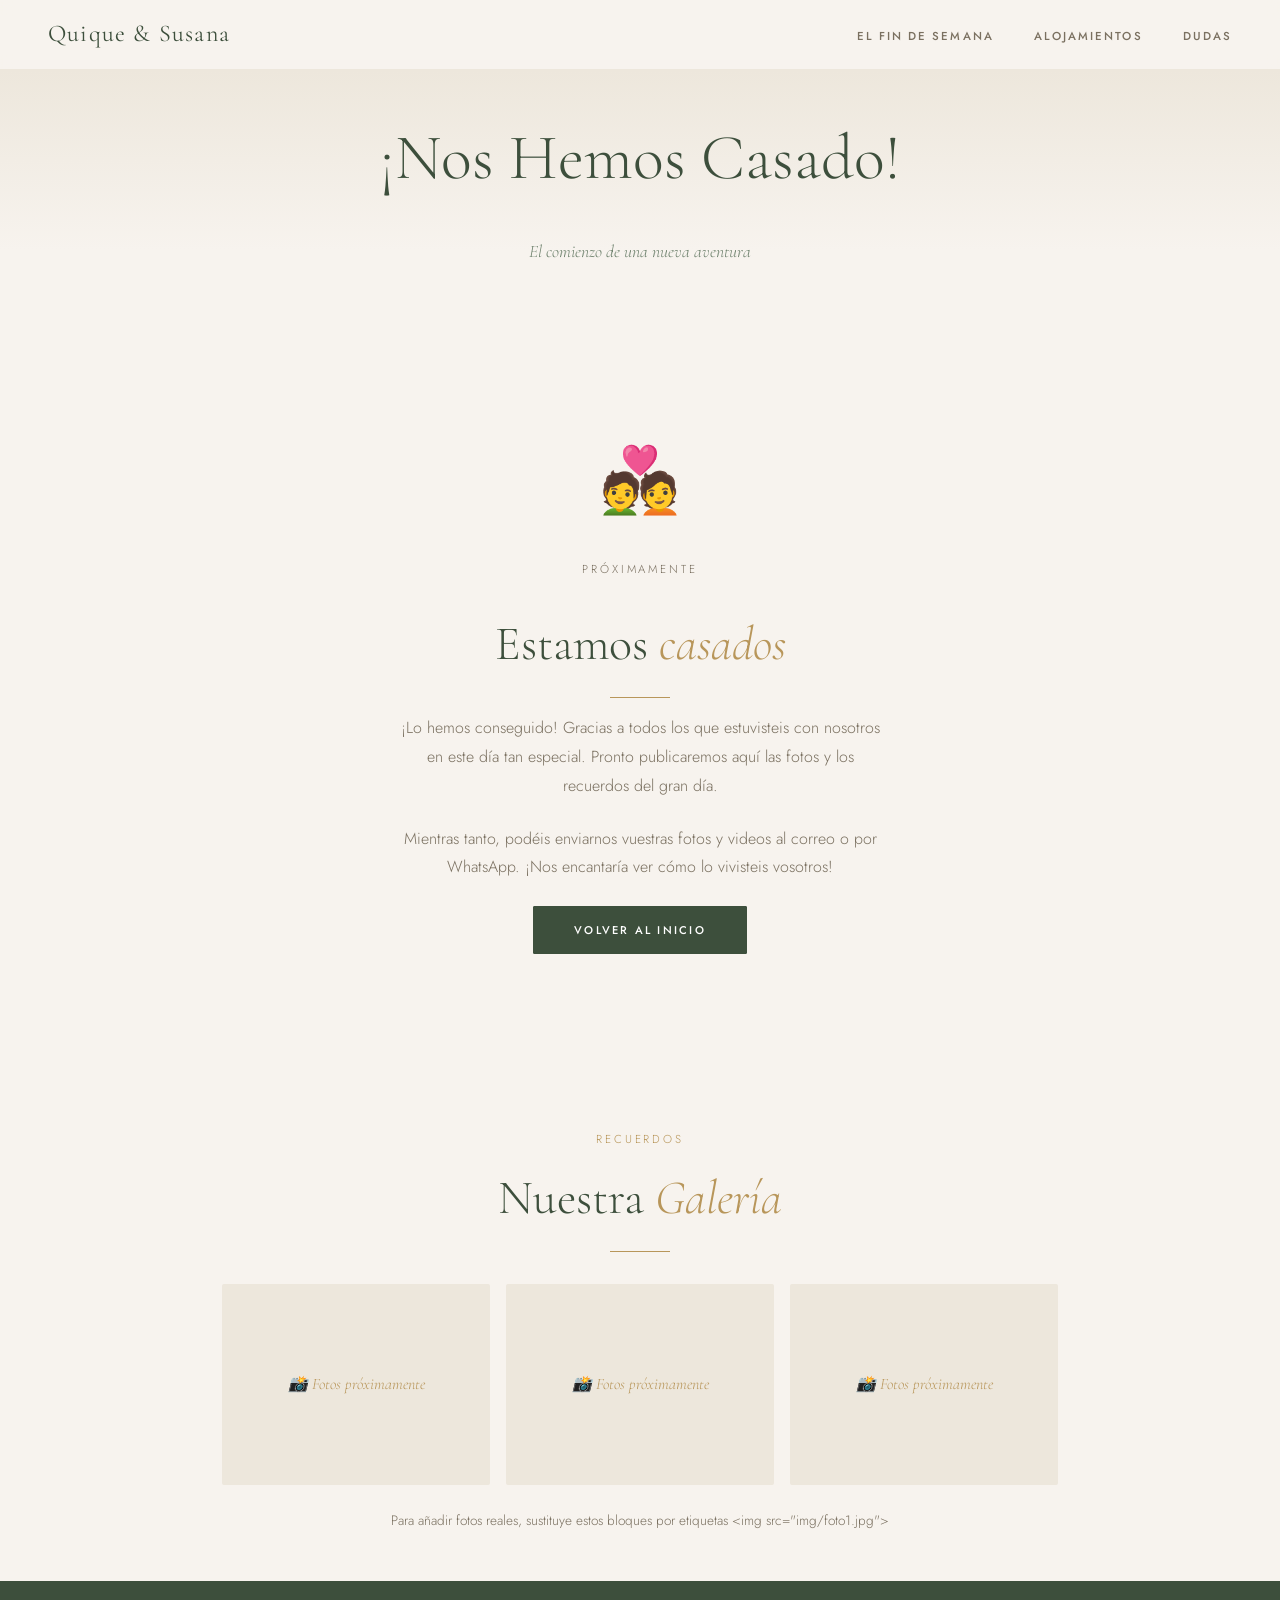
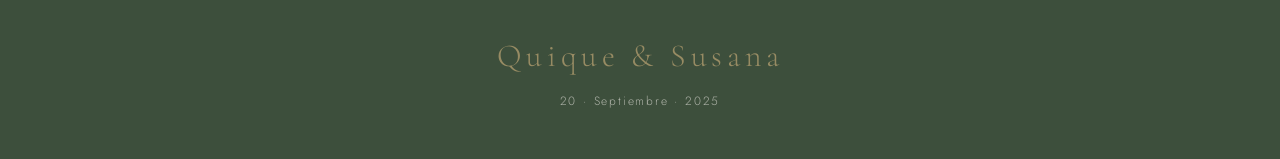
<file: nos-hemos-casado.html>
<!DOCTYPE html>
<html lang="es">
<head>
  <meta charset="UTF-8" />
  <meta name="viewport" content="width=device-width, initial-scale=1.0" />
  <title>¡Nos Hemos Casado! — Quique &amp; Susana</title>
  <link rel="stylesheet" href="css/styles.css" />
  <style>
    .coming-soon {
      text-align: center;
      padding: 8rem 2rem;
      max-width: 560px;
      margin: 0 auto;
    }
    .coming-soon .big-icon { font-size: 4rem; margin-bottom: 1.5rem; display: block; }
    .coming-soon p { color: var(--text-muted); line-height: 1.8; margin-bottom: 1.5rem; }

    .galeria-grid {
      display: grid;
      grid-template-columns: repeat(auto-fit, minmax(260px, 1fr));
      gap: 1rem;
      margin-top: 2rem;
    }
    .galeria-placeholder {
      background: var(--crema-dark);
      border-radius: 2px;
      aspect-ratio: 4/3;
      display: flex;
      align-items: center;
      justify-content: center;
      color: var(--dorado);
      font-family: 'Cormorant Garamond', serif;
      font-size: 1rem;
      font-style: italic;
    }
  </style>
</head>
<body>

  <script src="js/nav.js"></script>

  <div class="page-hero">
    <p class="hero-ornament">20 · Septiembre · 2025</p>
    <h1>¡Nos Hemos Casado!</h1>
    <div class="hero-divider"></div>
    <p style="font-family:'Cormorant Garamond',serif;font-style:italic;color:var(--verde-light);font-size:1.1rem;">El comienzo de una nueva aventura</p>
  </div>

  <section class="section">
    <div class="coming-soon">
      <span class="big-icon">💑</span>
      <p class="section-subtitle">Próximamente</p>
      <h2 class="section-title">Estamos <em>casados</em></h2>
      <div class="section-divider"></div>
      <p>
        ¡Lo hemos conseguido! Gracias a todos los que estuvisteis con nosotros en este día tan especial. Pronto publicaremos aquí las fotos y los recuerdos del gran día.
      </p>
      <p>
        <!-- ✏️ Añade aquí un mensaje personal después de la boda -->
        Mientras tanto, podéis enviarnos vuestras fotos y videos al correo o por WhatsApp. ¡Nos encantaría ver cómo lo vivisteis vosotros!
      </p>
      <a href="index.html" class="btn btn-primary">Volver al inicio</a>
    </div>
  </section>

  <!-- GALERÍA PLACEHOLDER (para rellenar con fotos después de la boda) -->
  <section class="section" style="padding-top:0;">
    <p class="section-subtitle">Recuerdos</p>
    <h2 class="section-title">Nuestra <em>Galería</em></h2>
    <div class="section-divider"></div>
    <div class="galeria-grid">
      <div class="galeria-placeholder">📸 Fotos próximamente</div>
      <div class="galeria-placeholder">📸 Fotos próximamente</div>
      <div class="galeria-placeholder">📸 Fotos próximamente</div>
    </div>
    <p style="text-align:center;color:var(--text-muted);font-size:0.85rem;margin-top:1.5rem;">
      <!-- ✏️ Para añadir fotos, sustituye los divs de galeria-placeholder por etiquetas &lt;img&gt; -->
      Para añadir fotos reales, sustituye estos bloques por etiquetas &lt;img src="img/foto1.jpg"&gt;
    </p>
  </section>

  <footer>
    <p class="footer-names">Quique &amp; Susana</p>
    <p>20 · Septiembre · 2025</p>
  </footer>

  <script src="js/main.js"></script>
</body>
</html>
</file>
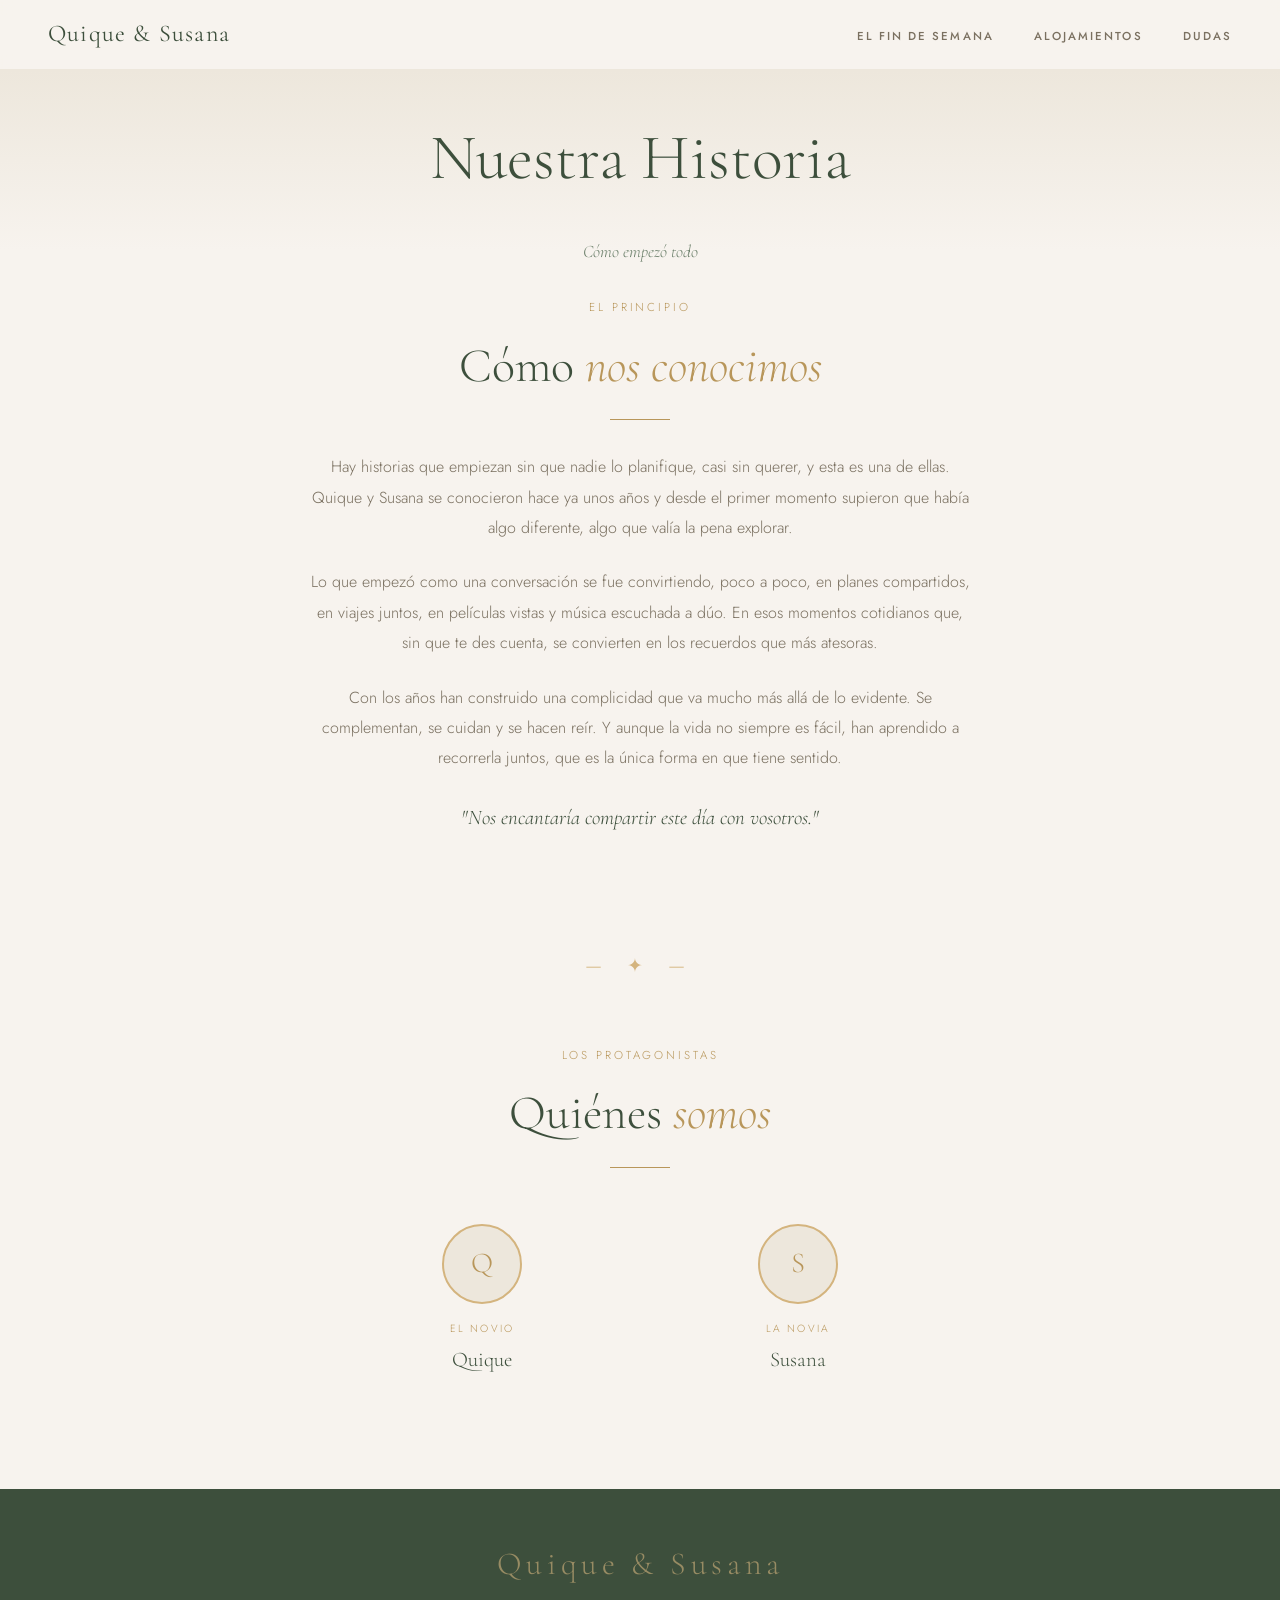
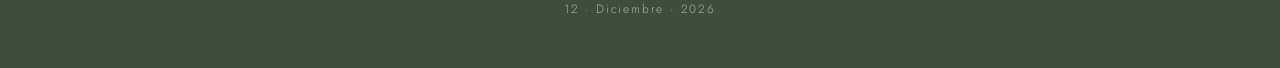
<file: nuestra-historia.html>
<!DOCTYPE html>
<html lang="es">
<head>
  <meta charset="UTF-8" />
  <meta name="viewport" content="width=device-width, initial-scale=1.0" />
  <title>Nuestra Historia — Quique &amp; Susana</title>
  <link rel="stylesheet" href="css/styles.css" />
</head>
<body>

  <script src="js/nav.js"></script>

  <!-- HERO PÁGINA -->
  <div class="page-hero">
    <p class="hero-ornament">Quique &amp; Susana</p>
    <h1>Nuestra Historia</h1>
    <div class="hero-divider"></div>
    <p style="font-family:'Cormorant Garamond',serif;font-style:italic;color:var(--verde-light);font-size:1.1rem;">Cómo empezó todo</p>
  </div>

  <!-- HISTORIA -->
  <section class="section">
    <p class="section-subtitle">El principio</p>
    <h2 class="section-title">Cómo <em>nos conocimos</em></h2>
    <div class="section-divider"></div>

    <div style="max-width:660px;margin:2rem auto;font-size:1rem;color:var(--text-muted);line-height:1.9;text-align:center;">
      <p style="margin-bottom:1.5rem;">
        <!-- ✏️ RELLENA AQUÍ con vuestra historia real -->
        Hay historias que empiezan sin que nadie lo planifique, casi sin querer, y esta es una de ellas. Quique y Susana se conocieron hace ya unos años y desde el primer momento supieron que había algo diferente, algo que valía la pena explorar.
      </p>
      <p style="margin-bottom:1.5rem;">
        Lo que empezó como una conversación se fue convirtiendo, poco a poco, en planes compartidos, en viajes juntos, en películas vistas y música escuchada a dúo. En esos momentos cotidianos que, sin que te des cuenta, se convierten en los recuerdos que más atesoras.
      </p>
      <p style="margin-bottom:1.5rem;">
       Con los años han construido una complicidad que va mucho más allá de lo evidente. Se complementan, se cuidan y se hacen reír. Y aunque la vida no siempre es fácil, han aprendido a recorrerla juntos, que es la única forma en que tiene sentido.
      </p>
      <p style="font-family:'Cormorant Garamond',serif;font-style:italic;font-size:1.3rem;color:var(--verde);text-align:center;margin-top:1rem;">
        "Nos encantaría compartir este día con vosotros."
      </p>
    </div>
  </section>

  <div class="ornamental-divider">— ✦ —</div>

  <!-- NOSOTROS -->
  <section class="section" style="padding-top:2rem;">
    <p class="section-subtitle">Los protagonistas</p>
    <h2 class="section-title">Quiénes <em>somos</em></h2>
    <div class="section-divider"></div>

    <div class="person-grid" style="max-width:600px;margin:2rem auto;">
      <div class="person-card">
        <div class="person-avatar">Q</div>
        <p class="person-role">El novio</p>
        <p class="person-name">Quique</p>
        <p class="person-desc"><!-- ✏️ Escribe aquí algo sobre Quique --></p>
      </div>
      <div class="person-card">
        <div class="person-avatar">S</div>
        <p class="person-role">La novia</p>
        <p class="person-name">Susana</p>
        <p class="person-desc"><!-- ✏️ Escribe aquí algo sobre Susana --></p>
      </div>
    </div>
  </section>

  <footer>
    <p class="footer-names">Quique &amp; Susana</p>
    <p>12 · Diciembre · 2026</p>
  </footer>

  <script src="js/main.js"></script>
</body>
</html>
</file>
<file: css/styles.css>
/* ===========================
   QUIQUE & SUSANA — ESTILOS
   =========================== */

@import url('https://fonts.googleapis.com/css2?family=Cormorant+Garamond:ital,wght@0,300;0,400;0,600;1,300;1,400&family=Jost:wght@300;400;500&display=swap');

:root {
  --crema: #f7f3ee;
  --crema-dark: #ede7dc;
  --verde: #3d4f3c;
  --verde-light: #6b7f6a;
  --dorado: #b8965a;
  --dorado-light: #d4b47e;
  --text: #2e2e2e;
  --text-muted: #7a7060;
  --white: #ffffff;
  --nav-height: 70px;
}

*, *::before, *::after { box-sizing: border-box; margin: 0; padding: 0; }
html { scroll-behavior: smooth; }

body {
  font-family: 'Jost', sans-serif;
  font-weight: 300;
  background: var(--crema);
  color: var(--text);
  line-height: 1.7;
}

/* ---- NAVEGACIÓN ---- */
nav {
  position: fixed;
  top: 0; left: 0; right: 0;
  z-index: 100;
  height: var(--nav-height);
  background: rgba(247, 243, 238, 0.95);
  backdrop-filter: blur(8px);
  border-bottom: 1px solid var(--crema-dark);
  display: flex;
  align-items: center;
  justify-content: space-between;
  padding: 0 3rem;
}

.nav-logo {
  font-family: 'Cormorant Garamond', serif;
  font-size: 1.5rem;
  font-weight: 400;
  color: var(--verde);
  text-decoration: none;
  letter-spacing: 0.05em;
}

.nav-links {
  display: flex;
  gap: 2.5rem;
  list-style: none;
  align-items: center;
}

.nav-links a {
  font-size: 0.72rem;
  font-weight: 500;
  letter-spacing: 0.18em;
  text-transform: uppercase;
  color: var(--text-muted);
  text-decoration: none;
  transition: color 0.3s;
}

.nav-links a:hover,
.nav-links a.active { color: var(--verde); }

.hamburger {
  display: none;
  flex-direction: column;
  gap: 5px;
  cursor: pointer;
  background: none;
  border: none;
  padding: 4px;
}

.hamburger span {
  display: block;
  width: 24px;
  height: 1.5px;
  background: var(--verde);
  transition: all 0.3s;
}

/* ---- HERO ---- */
.hero {
  height: 100vh;
  min-height: 600px;
  display: flex;
  flex-direction: column;
  align-items: center;
  justify-content:center;
  text-align: center;
  padding: 2rem;
  position: relative;
  background-image: url('https://raw.githubusercontent.com/Quaque17/Quaque17.github.io/main/img/039fe354-429a-420e-af50-00321ff71bb2.jpeg');
  background-size: cover;
  background-position: center 30%;
  background-repeat: no-repeat;
  overflow: hidden;
}

.hero::before {
  content: '';
  position: absolute;
  inset: 0;
  background: rgba(0, 0, 0, 0.40);
  z-index: 0;
}

.hero > * {
  position: relative;
  z-index: 1;
}

.hero-ornament {
  font-family: 'Cormorant Garamond', serif;
  font-size: 1rem;
  letter-spacing: 0.3em;
  text-transform: uppercase;
  color: #d4b47e;
  margin-bottom: 1.5rem;
   
  position: relative;
  top: -100px;
}

.hero h1 {
  font-family: 'Cormorant Garamond', serif;
  font-size: clamp(3.5rem, 8vw, 7rem);
  font-weight: 300;
  line-height: 1.1;
  color: #ffffff;
  margin-bottom: 1rem;
}

.hero h1 em {
  font-style: italic;
  font-weight: 300;
  color: #d4b47e;
}

.hero-divider {
  width: 80px;
  height: 1px;
  background: #d4b47e;
  margin: 0 auto 1.5rem;
}

.hero-fecha {
  font-size: 1.20rem;
  font-weight: 500;
  letter-spacing: 0.3em;
  text-transform: uppercase;
  color: rgba(255, 255, 255, 0.75);
  margin: 1.5rem 0;
}

.hero-tagline {
  font-family: 'Cormorant Garamond', serif;
  font-size: 1.3rem;
  font-style: italic;
  color: rgba(255, 255, 255, 0.88);
  max-width: 420px;
}

.scroll-hint {
  position: absolute;
  bottom: 2.5rem;
  left: 50%;
  transform: translateX(-50%);
  display: flex;
  flex-direction: column;
  align-items: center;
  gap: 6px;
  animation: bounce 2s infinite;
  z-index: 1;
}

.scroll-hint span {
  font-size: 0.65rem;
  letter-spacing: 0.2em;
  text-transform: uppercase;
  color: rgba(255, 255, 255, 0.6);
}

.scroll-hint::after {
  content: '';
  width: 1px;
  height: 40px;
  background: #d4b47e;
}

@keyframes bounce {
  0%, 100% { transform: translateX(-50%) translateY(0); }
  50% { transform: translateX(-50%) translateY(6px); }
}

/* ---- SECCIONES ---- */
.section {
  padding: 3rem 2rem;
  max-width: 900px;
  margin: 0 auto;
}

.section-title {
  font-family: 'Cormorant Garamond', serif;
  font-size: clamp(2rem, 4vw, 3rem);
  font-weight: 300;
  color: var(--verde);
  text-align: center;
  margin-bottom: 0.5rem;
}

.section-title em {
  font-style: italic;
  color: var(--dorado);
}

.section-subtitle {
  text-align: center;
  font-size: 0.72rem;
  letter-spacing: 0.25em;
  text-transform: uppercase;
  color: var(--dorado);
  margin-bottom: 0.5rem;
}

.section-divider {
  width: 60px;
  height: 1px;
  background: var(--dorado);
  margin: 0.75rem auto 1rem;
}

/* ---- PÁGINA HERO (subpáginas) ---- */
.page-hero {
  height: 20vh;
  min-height: 160px;
  display: flex;
  flex-direction: column;
  align-items: center;
  justify-content: center;
  text-align: center;
  padding: 2rem;
  margin-top: var(--nav-height);
  background: linear-gradient(180deg, var(--crema-dark) 0%, var(--crema) 100%);
}

.page-hero h1 {
  font-family: 'Cormorant Garamond', serif;
  font-size: clamp(2.2rem, 5vw, 4rem);
  font-weight: 300;
  color: var(--verde);
}

/* ---- ACCESOS RÁPIDOS ---- */
.info-grid {
   .info-grid-3 {
  grid-template-columns: repeat(3, 1fr);
}
/*
  display: grid;
  grid-template-columns: repeat(auto-fit, minmax(260px, 1fr));
  gap: 2rem;
  margin-top: 3rem; */
}

.info-block {
  text-align: center;
  padding: 2.5rem 2rem;
  background: var(--white);
  border: 1px solid var(--crema-dark);
  border-radius: 2px;
  transition: box-shadow 0.3s;
}

.info-block:hover { box-shadow: 0 8px 32px rgba(0,0,0,0.07); }

.info-icon {
  font-size: 2rem;
  margin-bottom: 1rem;
  display: block;
}

.info-block h3 {
  font-family: 'Cormorant Garamond', serif;
  font-size: 1.4rem;
  color: var(--verde);
  margin-bottom: 0.5rem;
}

.info-block p {
  font-size: 0.88rem;
  color: var(--text-muted);
  line-height: 1.7;
  margin-bottom: 1.5rem;
}

/* ---- BOTONES ---- */
.btn {
  display: inline-block;
  padding: 0.85rem 2.5rem;
  font-size: 0.7rem;
  font-weight: 500;
  letter-spacing: 0.2em;
  text-transform: uppercase;
  text-decoration: none;
  transition: all 0.3s;
  border-radius: 1px;
  cursor: pointer;
  border: none;
}

.btn-primary {
  background: var(--verde);
  color: var(--white);
  border: 1px solid var(--verde);
}

.btn-primary:hover { background: var(--dorado); border-color: var(--dorado); }

.btn-outline {
  background: transparent;
  color: var(--verde);
  border: 1px solid var(--verde);
}

.btn-outline:hover { background: var(--verde); color: var(--white); }

/* ---- MINUTO A MINUTO ---- */
.seccion-timeline {
  background-image: url('https://raw.githubusercontent.com/Quaque17/Quaque17.github.io/main/img/039fe354-429a-420e-af50-00321ff71bb2.jpeg');
  background-size: cover;
  background-position: center 30%;
  background-attachment: fixed;
  position: relative;
  padding: 6rem 0;
  text-align: center;
}

.seccion-timeline::before {
  content: '';
  position: absolute;
  inset: 0;
  background: rgba(30, 40, 28, 0.82);
  z-index: 0;
}

.seccion-timeline > * {
  position: relative;
  z-index: 1;
}

.tl-sub { color: #d4b47e; }
.tl-div { background: #d4b47e; }

.tl-titulo {
  font-family: 'Cormorant Garamond', serif;
  font-size: clamp(1.8rem, 4vw, 2.8rem);
  font-weight: 300;
  color: #ffffff;
  letter-spacing: 0.12em;
  text-transform: uppercase;
  margin-bottom: 0.5rem;
}

.tl-titulo em {
  color: #d4b47e;
  font-style: italic;
  text-transform: lowercase;
}

.tl2-linea {
  position: relative;
  margin-top: 3rem;
  max-width: 800px;
  margin-left: auto;
  margin-right: auto;
  padding: 0 2rem;
}

.tl2-linea::before {
  content: '';
  position: absolute;
  left: 50%;
  top: 0; bottom: 0;
  width: 1px;
  background: rgba(212, 180, 126, 0.3);
  transform: translateX(-50%);
  z-index: 0;
}

.tl2-fila {
  display: grid;
  grid-template-columns: 1fr auto 1fr;
  align-items: center;
  min-height: 160px;
  position: relative;
}

.tl2-fila:not(:last-child)::after {
  content: '';
  position: absolute;
  bottom: 0;
  left: 0; right: 0;
  height: 1px;
  background: rgba(212, 180, 126, 0.18);
}

.tl2-izq {
  padding: 2.5rem 3rem 2.5rem 1rem;
  text-align: right;
}

.tl2-der {
  padding: 2.5rem 1rem 2.5rem 3rem;
  text-align: left;
}

.tl2-centro {
  display: flex;
  align-items: center;
  justify-content: center;
  z-index: 1;
  position: relative;
  width: 32px;
}

.tl2-corazon {
  font-size: 1rem;
  color: #d4b47e;
  line-height: 1;
  display: block;
  user-select: none;
}

.tl2-nombre {
  font-family: 'Cormorant Garamond', serif;
  font-size: 1.25rem;
  font-weight: 400;
  color: #ffffff;
  text-transform: uppercase;
  letter-spacing: 0.12em;
  margin-bottom: 0.3rem;
}

.tl2-hora {
  font-size: 0.65rem;
  font-weight: 500;
  letter-spacing: 0.22em;
  text-transform: uppercase;
  color: #d4b47e;
  margin-bottom: 0.4rem;
}

.tl2-lugar {
  font-size: 0.82rem;
  color: rgba(255, 255, 255, 0.6);
  line-height: 1.6;
}

.tl2-enlace {
  color: rgba(255, 255, 255, 0.6);
  text-decoration: none;
  border-bottom: 1px solid rgba(212, 180, 126, 0.4);
  transition: color 0.3s, border-color 0.3s;
}

.tl2-enlace:hover {
  color: #d4b47e;
  border-bottom-color: #d4b47e;
}

.tl2-img {
  width: 90px;
  height: 90px;
  object-fit: contain;
  opacity: 0.85;
}

/* ---- RSVP ---- */
.seccion-rsvp {
  text-align: center;
  padding: 6rem 2rem;
  max-width: 700px;
  margin: 0 auto;
}

.rsvp-intro {
  font-size: 1rem;
  color: var(--text-muted);
  margin-bottom: 2.5rem;
  max-width: 480px;
  margin-left: auto;
  margin-right: auto;
  line-height: 1.8;
}

.rsvp-intro strong { color: var(--verde); font-weight: 500; }

.rsvp-btn {
  font-size: 0.75rem;
  padding: 1.1rem 3.5rem;
  letter-spacing: 0.25em;
}

/* ---- AGRADECIMIENTO ---- */
.seccion-gracias { text-align: center; }

.gracias-texto {
  max-width: 600px;
  margin: 0 auto 3rem;
  font-size: 1rem;
  color: var(--text-muted);
  line-height: 1.9;
}

.gracias-texto p { margin-bottom: 1.25rem; }
.gracias-texto p:last-child { margin-bottom: 0; }

.gracias-firma {
  font-family: 'Cormorant Garamond', serif;
  font-size: 1.2rem;
  color: var(--verde);
  margin-top: 2rem !important;
}

.gracias-firma em { font-style: italic; color: var(--dorado); }

.gracias-cuenta {
  max-width: 500px;
  margin: 0 auto;
  padding: 2rem;
  border-top: 1px solid var(--crema-dark);
}

.gracias-cuenta-texto {
  font-size: 0.85rem;
  color: var(--text-muted);
  line-height: 1.7;
  margin-bottom: 1rem;
}

.gracias-iban {
  font-family: 'Cormorant Garamond', serif;
  font-size: 1.1rem;
  font-weight: 600;
  color: var(--verde);
  letter-spacing: 0.08em;
  margin-bottom: 0.75rem;
}

.gracias-cuenta-nota {
  font-size: 0.75rem;
  color: var(--text-muted);
  font-style: italic;
  opacity: 0.8;
}

/* ---- SEPARADOR DECORATIVO ---- */
.ornamental-divider {
  text-align: center;
  margin: 2rem 0;
  color: var(--dorado-light);
  font-size: 1.2rem;
  letter-spacing: 0.5em;
}

/* ---- TARJETAS EVENTO ---- */
.event-card {
  background: var(--white);
  border: 1px solid var(--crema-dark);
  border-radius: 2px;
  padding: 2.5rem;
  margin-bottom: 2rem;
  position: relative;
}

.event-card::before {
  content: '';
  position: absolute;
  left: 0; top: 0; bottom: 0;
  width: 3px;
  background: var(--dorado);
  border-radius: 2px 0 0 2px;
}

.event-tag {
  font-size: 0.65rem;
  font-weight: 500;
  letter-spacing: 0.2em;
  text-transform: uppercase;
  color: var(--dorado);
  margin-bottom: 0.5rem;
}

.event-title {
  font-family: 'Cormorant Garamond', serif;
  font-size: 1.8rem;
  font-weight: 400;
  color: var(--verde);
  margin-bottom: 0.3rem;
}

.event-meta {
  font-size: 0.75rem;
  letter-spacing: 0.12em;
  text-transform: uppercase;
  color: var(--text-muted);
  margin-bottom: 1rem;
}

.event-body { font-size: 0.95rem; color: var(--text-muted); line-height: 1.8; }
.event-body p { margin-bottom: 0.75rem; }
.event-body p:last-child { margin-bottom: 0; }

/* ---- LISTA DUDAS ---- */
.duda-lista {
  margin: 0.75rem 0 0.75rem 1.25rem;
  display: flex;
  flex-direction: column;
  gap: 0.5rem;
}

.duda-lista li {
  font-size: 0.92rem;
  color: var(--text-muted);
  line-height: 1.7;
}

/* ---- PERSONAS / CORTEJO ---- */
.person-grid {
  display: grid;
  grid-template-columns: repeat(auto-fit, minmax(240px, 1fr));
  gap: 2rem;
  margin-top: 2rem;
}

.person-card { text-align: center; padding: 1.5rem; }

.person-avatar {
  width: 80px;
  height: 80px;
  border-radius: 50%;
  background: var(--crema-dark);
  border: 2px solid var(--dorado-light);
  margin: 0 auto 1rem;
  display: flex;
  align-items: center;
  justify-content: center;
  font-family: 'Cormorant Garamond', serif;
  font-size: 1.8rem;
  color: var(--dorado);
}

.person-role {
  font-size: 0.65rem;
  letter-spacing: 0.2em;
  text-transform: uppercase;
  color: var(--dorado);
  margin-bottom: 0.25rem;
}

.person-name {
  font-family: 'Cormorant Garamond', serif;
  font-size: 1.3rem;
  color: var(--verde);
  margin-bottom: 0.5rem;
}

.person-desc { font-size: 0.88rem; color: var(--text-muted); line-height: 1.7; }

/* ---- INFO SUBPÁGINAS ---- */
.info-sub-grid {
  display: grid;
  grid-template-columns: repeat(auto-fit, minmax(200px, 1fr));
  gap: 2rem;
  margin-top: 2rem;
}

.info-sub-block { text-align: center; }
.info-sub-block .info-sub-icon { font-size: 1.5rem; margin-bottom: 0.75rem; display: block; }

.info-sub-block h3 {
  font-family: 'Cormorant Garamond', serif;
  font-size: 1.2rem;
  color: var(--verde);
  margin-bottom: 0.5rem;
}

.info-sub-block p { font-size: 0.88rem; color: var(--text-muted); line-height: 1.7; }

/* ---- LISTA DE BODA ---- */
.lista-intro {
  text-align: center;
  max-width: 600px;
  margin: 0 auto 3rem;
  font-size: 1rem;
  color: var(--text-muted);
  line-height: 1.8;
}

.lista-box {
  background: var(--white);
  border: 1px solid var(--crema-dark);
  border-radius: 2px;
  padding: 3rem;
  text-align: center;
  max-width: 560px;
  margin: 0 auto 2rem;
}

.lista-box h3 {
  font-family: 'Cormorant Garamond', serif;
  font-size: 1.8rem;
  font-weight: 300;
  color: var(--verde);
  margin-bottom: 0.5rem;
}

.lista-box p { color: var(--text-muted); margin-bottom: 1.5rem; }

/* ---- FOOTER ---- */
footer {
  background: var(--verde);
  color: var(--crema);
  text-align: center;
  padding: 3rem 2rem;
}

footer .footer-names {
  font-family: 'Cormorant Garamond', serif;
  font-size: 2rem;
  font-weight: 300;
  color: var(--dorado-light);
  margin-bottom: 0.5rem;
}

footer p {
  font-size: 0.75rem;
  letter-spacing: 0.15em;
  opacity: 0.6;
}

/* ---- BOTÓN MÚSICA ---- */
.music-btn {
  position: fixed;
  bottom: 2rem;
  right: 2rem;
  z-index: 200;
  width: 48px;
  height: 48px;
  border-radius: 50%;
  background: var(--verde);
  border: 1px solid var(--dorado);
  color: var(--dorado-light);
  font-size: 1.2rem;
  cursor: pointer;
  display: flex;
  align-items: center;
  justify-content: center;
  transition: all 0.3s;
  box-shadow: 0 4px 16px rgba(0,0,0,0.2);
}

.music-btn:hover { background: var(--dorado); color: var(--white); }

.music-btn.playing .music-icon {
  display: inline-block;
  animation: spin-note 4s linear infinite;
}

@keyframes spin-note {
  0%   { transform: rotate(0deg); }
  100% { transform: rotate(360deg); }
}

/* ---- HOTELES ---- */
.hotel-link-card {
  display: block;
  text-decoration: none;
  color: inherit;
  cursor: pointer;
}

.hotel-link-card:hover { box-shadow: 0 6px 24px rgba(0,0,0,0.08); }
.hotel-link-card:hover .event-title { color: var(--dorado); transition: color 0.3s; }
.hotel-link-card .event-meta { color: var(--dorado); font-size: 0.68rem; letter-spacing: 0.15em; }

/* ---- RESTAURANTES ---- */
.restaurante-lista {
  display: flex;
  flex-direction: column;
  gap: 0;
  margin-top: 0.5rem;
}

.restaurante-fila {
  display: flex;
  justify-content: space-between;
  align-items: center;
  gap: 1rem;
  padding: 0.9rem 0;
  border-bottom: 1px solid var(--crema-dark);
  text-decoration: none;
  transition: background 0.2s;
}

.restaurante-fila:last-child { border-bottom: none; }
.restaurante-fila:hover .restaurante-nombre { color: var(--dorado); }
.restaurante-fila > div { display: flex; flex-direction: column; gap: 0.2rem; }

.restaurante-nombre {
  font-family: 'Cormorant Garamond', serif;
  font-size: 1.1rem;
  color: var(--verde);
  font-weight: 400;
  transition: color 0.3s;
  display: block;
}

.restaurante-tipo { font-size: 0.78rem; color: var(--text-muted); display: block; }

.restaurante-ir {
  font-size: 0.62rem;
  font-weight: 500;
  letter-spacing: 0.15em;
  text-transform: uppercase;
  color: var(--dorado);
  white-space: nowrap;
  flex-shrink: 0;
}

.restaurante-ir:hover { color: var(--verde); }

/* ---- HERO FADE ---- */
.hero-fade {
  opacity: 0;
  transform: translateY(12px);
  animation: heroFadeIn 1s ease forwards;
}

.hero-ornament.hero-fade { animation-delay: 2.0s; }
.hero h1.hero-fade       { animation-delay: 7.0s; }
.hero-divider.hero-fade  { animation-delay: 7.2s; }
.hero-fecha.hero-fade    { animation-delay: 7.5s; }
.hero-tagline.hero-fade  { animation-delay: 4.0s; }

@keyframes heroFadeIn {
  to {
    opacity: 1;
    transform: translateY(0);
  }
}
/* ==============================
   MOBILE
   ============================== */
@media (max-width: 768px) {
  nav { padding: 0 1.5rem; }
  .nav-links { display: none; }

  .nav-links.open {
    display: flex;
    flex-direction: column;
    position: fixed;
    top: var(--nav-height);
    left: 0; right: 0;
    background: var(--crema);
    padding: 2rem;
    gap: 1.5rem;
    border-bottom: 1px solid var(--crema-dark);
    align-items: flex-start;
    box-shadow: 0 8px 24px rgba(0,0,0,0.08);
  }

  .hamburger { display: flex; }
  .section { padding: 2rem 1.5rem; }
  .seccion-rsvp { padding: 3rem 1.5rem; }
  .seccion-gracias { padding: 3rem 1.5rem; }
  .hero h1 { font-size: clamp(3rem, 12vw, 5rem); }
  .hero-tagline { font-size: 1.1rem; }
  .info-grid { grid-template-columns: 1fr; gap: 1.25rem; }
  .info-grid-3 { grid-template-columns: 1fr; }
  .info-block { padding: 2rem 1.5rem; }
  .event-card { padding: 1.75rem; }
  .person-grid { grid-template-columns: 1fr; }
  .lista-box { padding: 2rem 1.5rem; }
  .info-sub-grid { grid-template-columns: 1fr; }
  
  .music-btn {
    bottom: 1.25rem;
    right: 1.25rem;
    width: 44px;
    height: 44px;
    font-size: 1rem;
  }

  .rsvp-btn {
    width: 100%;
    text-align: center;
    padding: 1rem 2rem;
    box-sizing: border-box;
  }

  .gracias-texto { font-size: 0.95rem; }
  .gracias-cuenta { padding: 1.5rem 0; }

  .restaurante-fila {
    flex-direction: column;
    align-items: flex-start;
    gap: 0.4rem;
  }

  .restaurante-ir { margin-top: 0.1rem; }

  /* ---- MINUTO A MINUTO MÓVIL ---- */
  .seccion-timeline {
    background-attachment: scroll;
    padding: 4rem 0;
  }

  .tl2-linea {
    padding: 0 1.5rem;
    max-width: 100%;
  }

  .tl2-linea::before {
    left: 3rem;
    transform: none;
  }

  .tl2-fila {
    display: flex;
    flex-direction: row;
    align-items: center;
    min-height: auto;
    padding: 1.5rem 0;
    gap: 0;
    position: relative;
  }

  .tl2-fila:not(:last-child)::after { left: 0; right: 0; }

  .tl2-centro {
    order: 1;
    width: 3rem;
    flex-shrink: 0;
    justify-content: center;
    align-self: center;
  }

  .tl2-fila:not(.reverse) .tl2-izq {
    display: block;
    order: 2;
    flex: 1;
    text-align: left;
    padding: 0 0.75rem;
  }

  .tl2-fila:not(.reverse) .tl2-der {
    display: flex;
    order: 3;
    flex: 0;
    padding: 0;
    align-items: center;
  }

  .tl2-fila.reverse .tl2-der {
    display: block;
    order: 2;
    flex: 1;
    text-align: left;
    padding: 0 0.75rem;
  }

  .tl2-fila.reverse .tl2-izq {
    display: flex;
    order: 3;
    flex: 0;
    padding: 0;
    align-items: center;
    text-align: left;
  }

  .tl2-img {
    width: 50px;
    height: 50px;
    opacity: 0.75;
  }
}
</file>
